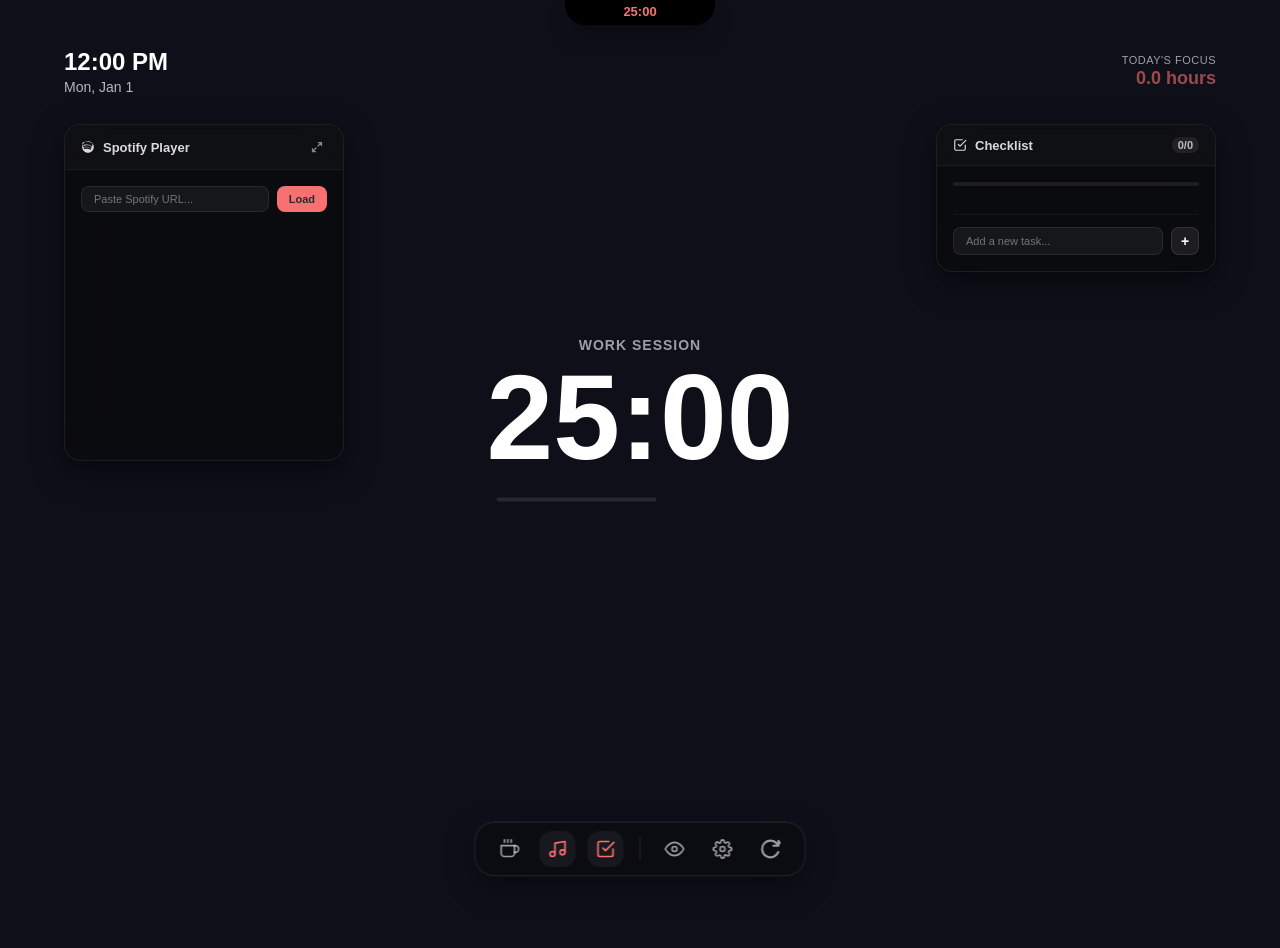
<file: Day-01-pomodoro-timer/index.html>
<!DOCTYPE html>
<html lang="en">
<head>
  <meta charset="UTF-8">
  <meta name="viewport" content="width=device-width, initial-scale=1.0">
  <title>Day 01 - Pomodoro Timer</title>
  <!-- Google Fonts for modern typography -->
  <link rel="preconnect" href="https://fonts.googleapis.com">
  <link rel="preconnect" href="https://fonts.gstatic.com" crossorigin>
  <link href="https://fonts.googleapis.com/css2?family=Outfit:wght@300;400;600;800&display=swap" rel="stylesheet">
  <link rel="stylesheet" href="style.css">
</head>
<body>
  <div class="rain-container" id="rain-container"></div>
  <main class="app-container">
    <!-- Expandable Top Notch Timer -->
    <div class="containerSmall" id="notch-container">
      <div class="notch">
        <!-- Tiny timer shown when collapsed -->
        <p class="time" id="notch-collapsed-time">25:00</p>
        
        <!-- Expanded dashboard panel shown on hover -->
        <div class="notch-expanded-content">
          <div class="timerProgressRow">
            <div class="expandedTitle">
              <div class="title" id="notch-status-label">Work Session</div>
              <div class="timeExpanded" id="notch-expanded-time">25:00</div>
            </div>
            <span class="percentage" id="notch-percentage">0%</span>
          </div>
          
          <div class="progress-bar-wrapper">
            <div class="inner-bar">
              <div class="current-progress" id="notch-progress-fill" style="width: 0%;"></div>
            </div>
          </div>
          
          <div class="button-wrapper">
            <!-- Small controls -->
            <button class="notch-control-btn" id="notch-start-btn" aria-label="Toggle Timer">
              <svg viewBox="0 0 24 24" fill="currentColor" class="notch-icon-play">
                <path d="M8 5v14l11-7z" />
              </svg>
            </button>
            <button class="notch-control-btn" id="notch-reset-btn" aria-label="Reset Timer">
              <svg viewBox="0 0 24 24" fill="none" stroke="currentColor" stroke-width="2.5" stroke-linecap="round" stroke-linejoin="round" class="notch-icon-reset">
                <path d="M21.5 2v6h-6M21.34 15.57a10 10 0 1 1-.57-8.38l5.67-5.67" />
              </svg>
            </button>
          </div>
        </div>
      </div>
    </div>

    <header class="app-header">
      <div class="datetimeWrapper" id="header-datetime">
        <div class="row" id="header-time">12:00 PM</div>
        <div class="rowDate" id="header-date">Mon, Jan 1</div>
      </div>
      
      <div class="todayStatsWrapper" id="header-stats">
        <p class="title">Today's Focus</p>
        <p class="subtitle" id="header-focus-hours">0.0 hours</p>
      </div>
    </header>

    <!-- Floating Center Immersive Timer -->
    <section class="containerLarge" id="center-timer-container">
      <h3 class="timerStatus" id="center-status-label">Work Session</h3>
      <p class="time-large" id="center-time-display">25:00</p>
      
      <!-- Linear Progress Bar -->
      <div class="timerProgressRow">
        <div class="inner-bar-large">
          <div class="current-progress-large" id="center-progress-fill" style="width: 0%;"></div>
        </div>
        <span class="percentage-large" id="center-percentage">0%</span>
      </div>
      
      <!-- Hover controls -->
      <div class="btnRow">
        <button class="timeOpsBtn" id="center-start-btn" aria-label="Toggle Countdown">
          <svg viewBox="0 0 24 24" fill="currentColor" class="svgIcon" id="center-play-icon">
            <path d="M8 5v14l11-7z" />
          </svg>
          <svg viewBox="0 0 24 24" fill="currentColor" class="svgIcon hidden" id="center-pause-icon">
            <path d="M6 19h4V5H6v14zm8-14v14h4V5h-4z" />
          </svg>
        </button>
        <button class="timeOpsBtn" id="center-reset-btn" aria-label="Reset Countdown">
          <svg viewBox="0 0 24 24" fill="none" stroke="currentColor" stroke-width="2.5" stroke-linecap="round" stroke-linejoin="round" class="svgIcon">
            <path d="M21.5 2v6h-6M21.34 15.57a10 10 0 1 1-.57-8.38l5.67-5.67" />
          </svg>
        </button>
      </div>
    </section>

    <!-- Floating Spotify Player Widget -->
    <div class="floating-widget spotify-widget" id="spotify-player-widget" style="top: 100px; left: 40px;">
      <div class="widget-header drag-handle">
        <div class="widget-title">
          <svg viewBox="0 0 24 24" class="widget-header-icon" fill="currentColor">
            <path d="M12 2C6.48 2 2 6.48 2 12s4.48 10 10 10 10-4.48 10-10S17.52 2 12 2zm4.82 14.42c-.2.3-.6.4-.9.2-2.43-1.48-5.5-1.82-9.1-1-1.02.24-2.04-.38-2.28-1.4-.24-1.02.38-2.04 1.4-2.28 4-.9 7.42-.5 10.22 1.2.3.2.4.6.2.9zm1.28-2.73c-.25.38-.75.5-1.13.25-2.78-1.7-7.02-2.2-10.3-1.2-1.22.37-2.52-.3-2.89-1.53-.37-1.22.3-2.52 1.53-2.89 4.07-1.23 8.76-.66 11.98 1.3.38.25.5.75.25 1.13zm.12-2.8c-3.34-2-8.87-2.18-12.02-1.22-1.63.5-3.34-.4-3.84-2.03-.5-1.63.4-3.34 2.03-3.84 4.03-1.22 10.12-.99 13.97 1.3 1.48.88 1.97 2.8 1.09 4.28-.88 1.48-2.8 1.97-4.28 1.09z"/>
          </svg>
          <span>Spotify Player</span>
        </div>
        <button class="widget-collapse-btn" id="spotify-expand-toggle" aria-label="Toggle Spotify Expand">
          <svg viewBox="0 0 24 24" fill="none" stroke="currentColor" stroke-width="2.5" stroke-linecap="round" stroke-linejoin="round" class="widget-collapse-icon">
            <path d="M15 3h6v6M9 21H3v-6M21 3l-7 7M3 21l7-7"/>
          </svg>
        </button>
      </div>
      <div class="widget-content">
        <div class="spotify-input-container">
          <input type="text" id="spotify-playlist-url" placeholder="Paste Spotify URL..." />
          <button id="spotify-load-btn">Load</button>
        </div>
        <div class="spotify-iframe-wrapper">
          <iframe id="spotify-iframe" src="https://open.spotify.com/embed/playlist/0vvXsW0l05Ur4IQI46sJsp" width="100%" height="220" frameborder="0" allowtransparency="true" allow="encrypted-media"></iframe>
        </div>
      </div>
    </div>

    <!-- Floating Checklist Widget -->
    <div class="floating-widget checklist-widget" id="checklist-tasks-widget" style="top: 100px; right: 40px;">
      <div class="widget-header drag-handle">
        <div class="widget-title">
          <svg viewBox="0 0 24 24" class="widget-header-icon" fill="none" stroke="currentColor" stroke-width="2" stroke-linecap="round" stroke-linejoin="round">
            <polyline points="9 11 12 14 22 4"></polyline>
            <path d="M21 12v7a2 2 0 0 1-2 2H5a2 2 0 0 1-2-2V5a2 2 0 0 1 2-2h11"></path>
          </svg>
          <span>Checklist</span>
        </div>
        <div class="checklist-count" id="checklist-progress-text">0/0</div>
      </div>
      <div class="widget-content">
        <div class="checklist-progress-bar">
          <div class="checklist-progress-fill" id="checklist-progress-fill" style="width: 0%;"></div>
        </div>
        <div class="checklist-items" id="checklist-items-container">
          <!-- Dynamically populated -->
        </div>
        <form class="checklist-add-form" id="checklist-add-form">
          <input type="text" id="checklist-new-task" placeholder="Add a new task..." required />
          <button type="submit" aria-label="Add Task">+</button>
        </form>
      </div>
    </div>
    
    <!-- Floating Bottom Utility Dock -->
    <div class="dock" id="bottom-utility-dock">
      <button class="dock-item" id="dock-mode-btn" data-tooltip="Switch Work/Break" aria-label="Toggle Session Mode">
        <svg viewBox="0 0 24 24" fill="none" stroke="currentColor" stroke-width="2" stroke-linecap="round" stroke-linejoin="round" class="dock-icon">
          <path d="M18 8h1a4 4 0 0 1 0 8h-1"></path>
          <path d="M2 8h16v9a4 4 0 0 1-4 4H6a4 4 0 0 1-4-4V8z"></path>
          <line x1="6" y1="1" x2="6" y2="4"></line>
          <line x1="10" y1="1" x2="10" y2="4"></line>
          <line x1="14" y1="1" x2="14" y2="4"></line>
        </svg>
      </button>
      
      <button class="dock-item active" id="dock-spotify-btn" data-tooltip="Toggle Spotify" aria-label="Toggle Spotify Player">
        <svg viewBox="0 0 24 24" fill="none" stroke="currentColor" stroke-width="2" stroke-linecap="round" stroke-linejoin="round" class="dock-icon">
          <path d="M9 18V5l12-2v13"></path>
          <circle cx="6" cy="18" r="3"></circle>
          <circle cx="18" cy="16" r="3"></circle>
        </svg>
      </button>

      <button class="dock-item active" id="dock-checklist-btn" data-tooltip="Toggle Checklist" aria-label="Toggle Checklist Board">
        <svg viewBox="0 0 24 24" fill="none" stroke="currentColor" stroke-width="2" stroke-linecap="round" stroke-linejoin="round" class="dock-icon">
          <polyline points="9 11 12 14 22 4"></polyline>
          <path d="M21 12v7a2 2 0 0 1-2 2H5a2 2 0 0 1-2-2V5a2 2 0 0 1 2-2h11"></path>
        </svg>
      </button>

      <div class="dock-divider"></div>

      <button class="dock-item" id="dock-view-btn" data-tooltip="Toggle View (Focus/Dashboard/Minimal)" data-view="dashboard" aria-label="Toggle Workspace View">
        <svg viewBox="0 0 24 24" fill="none" stroke="currentColor" stroke-width="2" stroke-linecap="round" stroke-linejoin="round" class="dock-icon">
          <path d="M1 12s4-8 11-8 11 8 11 8-4 8-11 8-11-8-11-8z"></path>
          <circle cx="12" cy="12" r="3"></circle>
        </svg>
      </button>

      <button class="dock-item" id="dock-settings-btn" data-tooltip="Workspace Settings" aria-label="Open Workspace Settings">
        <svg viewBox="0 0 24 24" fill="none" stroke="currentColor" stroke-width="2" stroke-linecap="round" stroke-linejoin="round" class="dock-icon">
          <circle cx="12" cy="12" r="3"></circle>
          <path d="M19.4 15a1.65 1.65 0 0 0 .33 1.82l.06.06a2 2 0 1 1-2.83 2.83l-.06-.06a1.65 1.65 0 0 0-1.82-.33 1.65 1.65 0 0 0-1 1.51V21a2 2 0 0 1-4 0v-.09A1.65 1.65 0 0 0 9 19.4a1.65 1.65 0 0 0-1.82.33l-.06.06a2 2 0 1 1-2.83-2.83l.06-.06a1.65 1.65 0 0 0 .33-1.82 1.65 1.65 0 0 0-1.51-1H3a2 2 0 0 1 0-4h.09A1.65 1.65 0 0 0 4.6 9a1.65 1.65 0 0 0-.33-1.82l-.06-.06a2 2 0 1 1 2.83-2.83l.06.06a1.65 1.65 0 0 0 1.82.33H9a1.65 1.65 0 0 0 1-1.51V3a2 2 0 0 1 4 0v.09a1.65 1.65 0 0 0 1 1.51 1.65 1.65 0 0 0 1.82-.33l.06-.06a2 2 0 1 1 2.83 2.83l-.06.06a1.65 1.65 0 0 0-.33 1.82V9a1.65 1.65 0 0 0 1.51 1H21a2 2 0 0 1 0 4h-.09a1.65 1.65 0 0 0-1.51 1z"></path>
        </svg>
      </button>

      <button class="dock-item" id="dock-reset-btn" data-tooltip="Reset Timer" aria-label="Reset Timer">
        <svg viewBox="0 0 24 24" fill="none" stroke="currentColor" stroke-width="2.5" stroke-linecap="round" stroke-linejoin="round" class="dock-icon">
          <path d="M21.5 2v6h-6M21.34 15.57a10 10 0 1 1-.57-8.38l5.67-5.67"></path>
        </svg>
      </button>
    </div>
  </main>

  <!-- Settings Modal Overlay -->
  <div class="modal-overlay hidden" id="settings-modal" role="dialog" aria-modal="true" aria-labelledby="modal-title">
    <div class="modal-card">
      <header class="modal-header">
        <h2 id="modal-title">Workspace Settings</h2>
        <button class="close-modal-btn" id="close-settings-btn" aria-label="Close Settings">&times;</button>
      </header>
      
      <form class="settings-form" id="settings-form">
        <div class="form-group">
          <label for="work-duration">Work Interval (minutes)</label>
          <input type="number" id="work-duration" min="1" max="60" value="25" required>
        </div>
        
        <div class="form-group">
          <label for="break-duration">Break Interval (minutes)</label>
          <input type="number" id="break-duration" min="1" max="30" value="5" required>
        </div>

        <!-- Themes Selector inside Modal -->
        <div class="customizer-section">
          <h2>Select Theme</h2>
          <div class="theme-options">
            <button type="button" class="theme-option-btn active" data-theme="space">Space</button>
            <button type="button" class="theme-option-btn" data-theme="rain">Cozy Rain</button>
            <button type="button" class="theme-option-btn" data-theme="cafe">Lo-Fi Café</button>
          </div>
        </div>

        <!-- Ambient sound mixer inside Modal -->
        <div class="customizer-section">
          <h2>Ambient Audio Mixer</h2>
          <div class="sound-mixer">
            <div class="sound-control">
              <div class="sound-info">
                <span class="sound-name">Rainfall</span>
                <button type="button" class="sound-play-btn" id="rain-play-btn" aria-label="Toggle Rain">Play</button>
              </div>
              <input type="range" class="volume-slider" id="rain-volume" min="0" max="1" step="0.05" value="0.5" disabled>
            </div>
            
            <div class="sound-control">
              <div class="sound-info">
                <span class="sound-name">Café Ambience</span>
                <button type="button" class="sound-play-btn" id="cafe-play-btn" aria-label="Toggle Cafe">Play</button>
              </div>
              <input type="range" class="volume-slider" id="cafe-volume" min="0" max="1" step="0.05" value="0.5" disabled>
            </div>
          </div>
        </div>
        
        <button type="submit" class="save-settings-btn">Save Changes</button>
      </form>
    </div>
  </div>
  <script src="script.js"></script>
</body>
</html>
</file>
<file: Day-01-pomodoro-timer/style.css>
/* Design System & CSS Variables */
:root {
  /* Colors */
  --bg-app: #0e0f19;
  --bg-card: #16192b;
  --text-primary: #f1f5f9;
  --text-secondary: #94a3b8;
  --color-track: #242946;
  
  /* Mode Specific Colors (Will transition dynamically) */
  --color-accent: #f87171; /* Coral for Work */
  --color-accent-glow: rgba(248, 113, 113, 0.25);
  
  /* Fonts */
  --font-family: 'Outfit', -apple-system, BlinkMacSystemFont, 'Segoe UI', Roboto, sans-serif;
}

/* Base resets & layout */
* {
  box-sizing: border-box;
  margin: 0;
  padding: 0;
  -webkit-font-smoothing: antialiased;
  -moz-osx-font-smoothing: grayscale;
}

body {
  background-color: var(--bg-app);
  background-size: cover;
  background-position: center;
  color: var(--text-primary);
  font-family: var(--font-family);
  min-height: 100vh;
  display: flex;
  align-items: center;
  justify-content: center;
  padding: 1.5rem;
  overflow-x: hidden;
  transition: background-color 0.6s ease, background-image 0.6s ease;
}

/* App Container Card */
/* Fullscreen Overhaul */
.app-container {
  width: 100vw;
  height: 100vh;
  position: relative;
  display: flex;
  flex-direction: column;
  align-items: center;
  justify-content: center;
  overflow: hidden;
  pointer-events: none; /* so click throughs work on rain */
}

/* Make child elements interactable */
.app-container > * {
  pointer-events: auto;
}

/* Header layout - absolute top bar */
.app-header {
  position: absolute;
  top: 0;
  left: 0;
  width: 100%;
  display: flex;
  justify-content: space-between;
  align-items: center;
  padding: 24px 40px;
  z-index: 10;
}

.datetimeWrapper {
  display: flex;
  flex-direction: column;
  font-family: 'Karla', sans-serif;
  color: #fff;
  cursor: pointer;
  user-select: none;
  transition: all 0.5s ease;
}

.datetimeWrapper:hover {
  transform: translateY(-2px);
  opacity: 0.9;
}

.datetimeWrapper .row {
  font-size: 24px;
  font-weight: 700;
  line-height: 1.2;
}

.datetimeWrapper .rowDate {
  font-size: 14px;
  opacity: 0.7;
  margin-top: 2px;
}

.todayStatsWrapper {
  text-align: right;
  font-family: 'Karla', sans-serif;
  color: #fff;
  opacity: 0.6;
  transition: all 0.5s ease;
  cursor: pointer;
  user-select: none;
}

.todayStatsWrapper:hover {
  opacity: 1;
}

.todayStatsWrapper .title {
  font-size: 11px;
  text-transform: uppercase;
  letter-spacing: 0.5px;
  margin-bottom: 2px;
}

.todayStatsWrapper .subtitle {
  font-size: 18px;
  font-weight: 700;
  color: var(--color-accent);
}

/* Center Large Immersive Timer */
.containerLarge {
  position: absolute;
  top: 48%;
  left: 50%;
  transform: translate(-50%, -50%);
  display: flex;
  flex-direction: column;
  align-items: center;
  font-family: 'Karla', sans-serif;
  color: #fff;
  user-select: none;
  z-index: 5;
}

.timerStatus {
  font-size: 14px;
  font-weight: 700;
  text-transform: uppercase;
  letter-spacing: 1px;
  margin-bottom: 4px;
  color: hsla(0, 0%, 100%, 0.6);
}

p.time-large {
  font-size: 120px;
  font-weight: 600;
  line-height: 1;
  margin: 0;
  font-feature-settings: "tnum";
}

.timerProgressRow {
  display: flex;
  align-items: center;
  justify-content: center;
  width: 100%;
  margin-top: 15px;
  gap: 12px;
}

.inner-bar-large {
  height: 4px;
  width: 160px;
  background: rgba(255, 255, 255, 0.1);
  border-radius: 5px;
  overflow: hidden;
  transition: all 0.4s ease-in-out;
}

.current-progress-large {
  background: var(--color-accent);
  box-shadow: 0 0 8px var(--color-accent);
  border-radius: 5px;
  height: 100%;
  width: 0;
  transition: width 0.2s linear;
}

.percentage-large {
  font-size: 13px;
  font-weight: 700;
  color: var(--color-accent);
  opacity: 0;
  transition: opacity 0.4s ease-in-out;
}

.containerLarge:hover .percentage-large {
  opacity: 1;
}

/* Floating Controls fading in on hover */
.btnRow {
  display: flex;
  gap: 20px;
  margin-top: 25px;
  opacity: 0;
  pointer-events: none;
  transition: opacity 0.4s ease-in-out;
}

.containerLarge:hover .btnRow {
  opacity: 1;
  pointer-events: auto;
}

.timeOpsBtn {
  background: rgba(255, 255, 255, 0.08);
  border: 1px solid rgba(255, 255, 255, 0.1);
  backdrop-filter: blur(5px);
  -webkit-backdrop-filter: blur(5px);
  border-radius: 50%;
  width: 44px;
  height: 44px;
  display: flex;
  align-items: center;
  justify-content: center;
  cursor: pointer;
  color: #fff;
  transition: all 0.3s ease;
}

.timeOpsBtn:hover {
  background: var(--color-accent);
  border-color: var(--color-accent);
  transform: scale(1.15);
  box-shadow: 0 0 12px var(--color-accent-glow);
}

.timeOpsBtn .svgIcon {
  width: 18px;
  height: 18px;
  fill: currentColor;
}

/* Session Toggles */
.session-toggles {
  display: flex;
  background-color: var(--bg-app);
  padding: 0.4rem;
  border-radius: 9999px;
  width: 100%;
  margin-bottom: 2.5rem;
  border: 1px solid rgba(255, 255, 255, 0.03);
}

.toggle-btn {
  flex: 1;
  border: none;
  background: transparent;
  color: var(--text-secondary);
  padding: 0.75rem 1.5rem;
  font-family: var(--font-family);
  font-size: 1rem;
  font-weight: 600;
  border-radius: 9999px;
  cursor: pointer;
  transition: all 0.3s cubic-bezier(0.4, 0, 0.2, 1);
}

.toggle-btn:hover {
  color: var(--text-primary);
}

.toggle-btn.active {
  background-color: var(--color-accent);
  color: #0e0f19;
  box-shadow: 0 4px 14px var(--color-accent-glow);
}

/* Timer Circular Display */
.timer-container {
  margin-bottom: 2.5rem;
  display: flex;
  justify-content: center;
  align-items: center;
}

.progress-ring-wrapper {
  position: relative;
  width: 280px;
  height: 280px;
  display: flex;
  align-items: center;
  justify-content: center;
}

.progress-ring {
  position: absolute;
  top: 0;
  left: 0;
  width: 100%;
  height: 100%;
  transform: rotate(-90deg); /* Rotate to make progress start at the top */
}

.progress-ring__track {
  stroke: var(--color-track);
}

.progress-ring__progress {
  stroke: var(--color-accent);
  /* Circumference = 2 * pi * r = 2 * 3.14159 * 135 = 848.23 */
  stroke-dasharray: 848.23;
  stroke-dashoffset: 0;
  stroke-linecap: round; /* Premium rounded bar caps */
  transition: stroke-dashoffset 0.1s linear, stroke 0.4s ease;
  filter: drop-shadow(0 0 6px var(--color-accent));
}

.timer-text-content {
  display: flex;
  flex-direction: column;
  align-items: center;
  justify-content: center;
  z-index: 10;
}

.timer-display {
  font-size: 4rem;
  font-weight: 800;
  font-variant-numeric: tabular-nums; /* Prevents text jumping while counting */
  line-height: 1;
  letter-spacing: -0.02em;
  margin-bottom: 0.5rem;
}

.timer-status {
  font-size: 0.85rem;
  text-transform: uppercase;
  letter-spacing: 0.15em;
  font-weight: 600;
  color: var(--text-secondary);
  transition: color 0.4s ease;
}

/* Controls buttons container */
.controls-container {
  display: flex;
  gap: 1rem;
  width: 100%;
}

.control-btn {
  flex: 1;
  border: none;
  padding: 1rem 1.5rem;
  font-family: var(--font-family);
  font-size: 1rem;
  font-weight: 600;
  border-radius: 1.25rem;
  cursor: pointer;
  display: flex;
  align-items: center;
  justify-content: center;
  gap: 0.5rem;
  transition: all 0.3s cubic-bezier(0.4, 0, 0.2, 1);
}

.control-btn svg {
  width: 1.25rem;
  height: 1.25rem;
}

/* Primary Button (Start/Pause) */
.control-btn.primary {
  background-color: var(--color-accent);
  color: #0e0f19;
  box-shadow: 0 6px 20px var(--color-accent-glow);
}

.control-btn.primary:hover {
  transform: translateY(-2px);
  box-shadow: 0 10px 25px var(--color-accent-glow);
}

.control-btn.primary:active {
  transform: translateY(0);
}

/* Secondary Button (Reset) */
.control-btn.secondary {
  background-color: #1f233a;
  color: var(--text-primary);
  border: 1px solid rgba(255, 255, 255, 0.05);
}

.control-btn.secondary:hover {
  background-color: #2b3050;
  border-color: rgba(255, 255, 255, 0.1);
  transform: translateY(-2px);
}

.control-btn.secondary:active {
  transform: translateY(0);
}

.hidden {
  display: none !important;
}

/* Smooth Transition between themes */
.app-container, .toggle-btn, .progress-ring__progress, .timer-status {
  transition: all 0.4s ease;
}

/* Responsive viewports adjustments */
@media (max-width: 375px) {
  body {
    padding: 1rem;
  }
  .app-container {
    padding: 1.75rem 1.25rem;
    border-radius: 1.5rem;
  }
  .app-header {
    margin-bottom: 1.5rem;
  }
  .app-header h1 {
    font-size: 1.8rem;
  }
  .progress-ring-wrapper {
    width: 230px;
    height: 230px;
  }
  .timer-display {
    font-size: 3.2rem;
  }
}

/* Custom Background Themes */
body.theme-space {
  background-color: #0e0f19;
  background-image: radial-gradient(circle at top right, #1d1b3a 0%, #0e0f19 70%);
}

body.theme-cafe {
  background-image: linear-gradient(rgba(14, 15, 25, 0.8), rgba(14, 15, 25, 0.8)),
                    url('https://images.unsplash.com/photo-1554118811-1e0d58224f24?q=80&w=1200&auto=format&fit=crop');
}

body.theme-rain {
  background-image: linear-gradient(rgba(14, 15, 25, 0.8), rgba(14, 15, 25, 0.8)),
                    url('https://images.unsplash.com/photo-1515694346937-94d85e41e6f0?q=80&w=1200&auto=format&fit=crop');
}

/* Header Settings Bar */
.header-main-row {
  display: flex;
  justify-content: space-between;
  align-items: center;
  width: 100%;
  margin-bottom: 0.25rem;
}

.settings-btn {
  background: transparent;
  border: none;
  color: var(--text-secondary);
  cursor: pointer;
  padding: 0.5rem;
  border-radius: 50%;
  display: flex;
  align-items: center;
  justify-content: center;
  transition: all 0.3s ease;
}

.settings-btn:hover {
  color: var(--text-primary);
  background-color: rgba(255, 255, 255, 0.05);
  transform: rotate(45deg);
}

.settings-btn svg {
  width: 1.5rem;
  height: 1.5rem;
}

/* Settings Modal */
.modal-overlay {
  position: fixed;
  top: 0;
  left: 0;
  width: 100%;
  height: 100%;
  background-color: rgba(14, 15, 25, 0.7);
  backdrop-filter: blur(8px);
  -webkit-backdrop-filter: blur(8px);
  z-index: 1000;
  display: flex;
  align-items: center;
  justify-content: center;
  transition: opacity 0.3s ease;
}

.modal-card {
  background-color: var(--bg-card);
  width: 90%;
  max-width: 380px;
  border-radius: 1.5rem;
  padding: 2rem;
  box-shadow: 0 20px 40px rgba(0, 0, 0, 0.6);
  border: 1px solid rgba(255, 255, 255, 0.08);
  transform: scale(0.95);
  transition: transform 0.3s cubic-bezier(0.4, 0, 0.2, 1);
}

.modal-overlay:not(.hidden) .modal-card {
  transform: scale(1);
}

.modal-header {
  display: flex;
  justify-content: space-between;
  align-items: center;
  margin-bottom: 1.5rem;
}

.modal-header h2 {
  font-size: 1.4rem;
  font-weight: 700;
}

.close-modal-btn {
  background: transparent;
  border: none;
  color: var(--text-secondary);
  font-size: 2rem;
  cursor: pointer;
  line-height: 0.5;
  padding: 0.5rem;
  transition: color 0.3s ease;
}

.close-modal-btn:hover {
  color: var(--text-primary);
}

.settings-form {
  display: flex;
  flex-direction: column;
  gap: 1.25rem;
}

.form-group {
  display: flex;
  flex-direction: column;
  gap: 0.5rem;
}

.form-group label {
  font-size: 0.9rem;
  font-weight: 600;
  color: var(--text-secondary);
}

.form-group input {
  background-color: var(--bg-app);
  border: 1px solid rgba(255, 255, 255, 0.1);
  border-radius: 0.75rem;
  padding: 0.75rem 1rem;
  color: var(--text-primary);
  font-family: var(--font-family);
  font-size: 1rem;
  font-weight: 600;
  transition: all 0.3s ease;
}

.form-group input:focus {
  outline: none;
  border-color: var(--color-accent);
  box-shadow: 0 0 10px var(--color-accent-glow);
}

.save-settings-btn {
  background-color: var(--color-accent);
  color: #0e0f19;
  border: none;
  padding: 1rem;
  border-radius: 1rem;
  font-family: var(--font-family);
  font-size: 1rem;
  font-weight: 700;
  cursor: pointer;
  box-shadow: 0 6px 15px var(--color-accent-glow);
  transition: all 0.3s ease;
  margin-top: 0.5rem;
}

.save-settings-btn:hover {
  transform: translateY(-2px);
  box-shadow: 0 10px 20px var(--color-accent-glow);
}

/* Customizer Section */
.customizer-divider {
  border: 0;
  height: 1px;
  background: rgba(255, 255, 255, 0.08);
  width: 100%;
  margin: 2rem 0;
}

.customizer-container {
  width: 100%;
  display: flex;
  flex-direction: column;
  gap: 1.5rem;
}

.customizer-section h2 {
  font-size: 0.85rem;
  text-transform: uppercase;
  letter-spacing: 0.1em;
  color: var(--text-secondary);
  margin-bottom: 0.75rem;
  font-weight: 700;
}

.theme-options {
  display: flex;
  gap: 0.5rem;
}

.theme-option-btn {
  flex: 1;
  background-color: #1f233a;
  border: 1px solid rgba(255, 255, 255, 0.05);
  color: var(--text-secondary);
  padding: 0.6rem 0.5rem;
  border-radius: 0.75rem;
  font-family: var(--font-family);
  font-size: 0.85rem;
  font-weight: 600;
  cursor: pointer;
  transition: all 0.3s ease;
}

.theme-option-btn:hover {
  background-color: #2b3050;
  color: var(--text-primary);
}

.theme-option-btn.active {
  background-color: var(--color-accent);
  color: #0e0f19;
  border-color: var(--color-accent);
  box-shadow: 0 4px 12px var(--color-accent-glow);
}

/* Audio Mixer */
.sound-mixer {
  display: flex;
  flex-direction: column;
  gap: 0.75rem;
}

.sound-control {
  display: flex;
  align-items: center;
  justify-content: space-between;
  background-color: #1a1d33;
  padding: 0.75rem 1rem;
  border-radius: 1rem;
  border: 1px solid rgba(255, 255, 255, 0.03);
}

.sound-info {
  display: flex;
  align-items: center;
  gap: 0.75rem;
}

.sound-name {
  font-size: 0.9rem;
  font-weight: 600;
  min-width: 90px;
}

.sound-play-btn {
  background-color: #242946;
  border: none;
  color: var(--text-primary);
  padding: 0.4rem 0.8rem;
  border-radius: 0.5rem;
  font-family: var(--font-family);
  font-size: 0.75rem;
  font-weight: 600;
  cursor: pointer;
  transition: all 0.3s ease;
}

.sound-play-btn:hover {
  background-color: #31375e;
}

.sound-play-btn.playing {
  background-color: var(--color-accent);
  color: #0e0f19;
  box-shadow: 0 0 10px var(--color-accent-glow);
}

.volume-slider {
  -webkit-appearance: none;
  width: 100px;
  height: 4px;
  background: #242946;
  border-radius: 2px;
  outline: none;
  transition: opacity 0.2s;
}

.volume-slider::-webkit-slider-thumb {
  -webkit-appearance: none;
  appearance: none;
  width: 12px;
  height: 12px;
  border-radius: 50%;
  background: var(--color-accent);
  cursor: pointer;
  box-shadow: 0 0 4px var(--color-accent-glow);
  transition: transform 0.2s ease;
}

.volume-slider::-webkit-slider-thumb:hover {
  transform: scale(1.2);
}

.volume-slider:disabled {
  opacity: 0.3;
  pointer-events: none;
}

/* Rain Effect Overlay */
.rain-container {
  position: fixed;
  top: 0;
  left: 0;
  width: 100vw;
  height: 100vh;
  pointer-events: none;
  overflow: hidden;
  z-index: 1; /* In front of backgrounds, behind widgets */
  display: none;
}

body.theme-rain .rain-container {
  display: block;
}

.rain-drop {
  position: absolute;
  background: linear-gradient(transparent, rgba(174, 219, 255, 0.45));
  width: 1.5px;
  height: 60px;
  opacity: 0.6;
  animation: rain-fall linear infinite;
  pointer-events: none;
}

@keyframes rain-fall {
  0% {
    transform: translateY(-80px);
  }
  100% {
    transform: translateY(110vh);
  }
}

/* Expandable Notch Styles */
.containerSmall {
  position: fixed;
  top: 0;
  left: 50%;
  transform: translateX(-50%);
  display: flex;
  flex-direction: column;
  align-items: center;
  font-family: 'Karla', sans-serif;
  color: #fff;
  height: 70px;
  width: 300px;
  z-index: 1000;
  user-select: none;
}

.notch {
  width: 150px;
  height: 25px; /* Collapsed height */
  margin-top: 0;
  background-color: #000;
  border-radius: 0 0 20px 20px;
  transition: all 0.4s ease-in-out;
  box-shadow: 0 0.7px 1.7px -9px rgba(0, 0, 0, 0.448),
              0 2.2px 5.8px -9px rgba(0, 0, 0, 0.584),
              0 10px 26px -9px rgba(0, 0, 0, 0.88);
  overflow: hidden;
  display: flex;
  flex-direction: column;
  align-items: center;
  justify-content: flex-start;
  padding: 4px 10px;
}

.containerSmall:hover .notch {
  width: 280px;
  height: 120px; /* Expanded height */
  background-color: #0d0d0d;
}

/* Tiny Clock - Collapsed State */
p.time {
  margin: 0;
  font-size: 13px;
  font-weight: 600;
  color: var(--color-accent);
  text-align: center;
  font-feature-settings: "tnum";
  transition: opacity 0.3s ease-in-out, transform 0.3s ease-in-out;
}

.containerSmall:hover p.time {
  opacity: 0;
  transform: translateY(-20px);
  pointer-events: none;
}

/* Notch Expanded View */
.notch-expanded-content {
  opacity: 0;
  pointer-events: none;
  transition: opacity 0.3s ease-in-out;
  width: 100%;
  display: flex;
  flex-direction: column;
  align-items: center;
  margin-top: -12px; /* Pull content up since collapsed p.time shifts out */
}

.containerSmall:hover .notch-expanded-content {
  opacity: 1;
  pointer-events: auto;
}

.timerProgressRow {
  display: flex;
  align-items: center;
  justify-content: space-between;
  width: 100%;
  padding: 0 10px;
}

.expandedTitle {
  text-align: left;
  display: flex;
  flex-direction: column;
}

.expandedTitle .title {
  font-size: 10px;
  text-transform: uppercase;
  letter-spacing: 0.5px;
  color: hsla(0, 0%, 100%, 0.5);
  margin-bottom: 2px;
}

.timeExpanded {
  font-size: 24px;
  font-weight: 700;
  font-feature-settings: "tnum";
  line-height: 1;
  color: #fff;
}

.percentage {
  font-size: 13px;
  font-weight: 700;
  color: var(--color-accent);
  text-shadow: 0 0 10px var(--color-accent-glow);
}

/* Progress bar inside notch */
.progress-bar-wrapper {
  width: 100%;
  padding: 0 10px;
  margin-top: 8px;
}

.inner-bar {
  background: rgba(255, 255, 255, 0.1);
  border-radius: 5px;
  height: 4px;
  width: 100%;
  overflow: hidden;
}

.current-progress {
  background: var(--color-accent);
  box-shadow: 0 0 4px var(--color-accent);
  border-radius: 5px;
  height: 100%;
  width: 0;
  transition: width 0.2s linear;
}

/* Control buttons inside notch */
.button-wrapper {
  display: flex;
  gap: 16px;
  margin-top: 10px;
  justify-content: center;
}

.notch-control-btn {
  background: none;
  border: none;
  cursor: pointer;
  padding: 0;
  display: flex;
  align-items: center;
  justify-content: center;
  color: hsla(0, 0%, 100%, 0.6);
  transition: color 0.2s, transform 0.2s;
}

.notch-control-btn:hover {
  color: var(--color-accent);
  transform: scale(1.15);
}

.notch-control-btn svg {
  width: 16px;
  height: 16px;
}

/* Floating Widgets Container Styling */
.floating-widget {
  position: absolute;
  background: rgba(10, 10, 10, 0.65);
  border: 1px solid rgba(255, 255, 255, 0.08);
  backdrop-filter: blur(20px) saturate(120%);
  -webkit-backdrop-filter: blur(20px) saturate(120%);
  border-radius: 16px;
  width: 280px;
  box-shadow: 0 10px 30px rgba(0, 0, 0, 0.5),
              0 1px 3px rgba(0, 0, 0, 0.1);
  overflow: hidden;
  z-index: 100;
  transition: width 0.4s cubic-bezier(0.16, 1, 0.3, 1), 
              height 0.4s cubic-bezier(0.16, 1, 0.3, 1),
              box-shadow 0.3s ease;
}

.floating-widget:hover {
  box-shadow: 0 15px 40px rgba(0, 0, 0, 0.65),
              0 0 15px rgba(255, 255, 255, 0.03);
}

.widget-header {
  display: flex;
  align-items: center;
  justify-content: space-between;
  padding: 12px 16px;
  background: rgba(255, 255, 255, 0.02);
  border-bottom: 1px solid rgba(255, 255, 255, 0.05);
  cursor: grab;
  user-select: none;
}

.widget-header.grabbing {
  cursor: grabbing;
}

.widget-title {
  display: flex;
  align-items: center;
  gap: 8px;
  font-family: 'Karla', sans-serif;
  font-size: 13px;
  font-weight: 700;
  color: #fff;
  opacity: 0.85;
}

.widget-header-icon {
  width: 14px;
  height: 14px;
}

.widget-collapse-btn {
  background: none;
  border: none;
  color: hsla(0, 0%, 100%, 0.5);
  cursor: pointer;
  padding: 4px;
  border-radius: 4px;
  display: flex;
  align-items: center;
  justify-content: center;
  transition: all 0.2s ease;
}

.widget-collapse-btn:hover {
  color: #fff;
  background: rgba(255, 255, 255, 0.08);
}

.widget-collapse-icon {
  width: 12px;
  height: 12px;
}

.widget-content {
  padding: 16px;
  display: flex;
  flex-direction: column;
  gap: 12px;
}

/* Spotify Player Widget Specifics */
.spotify-widget.expanded {
  width: 320px;
}

.spotify-input-container {
  display: flex;
  gap: 8px;
}

.spotify-input-container input {
  flex: 1;
  background: rgba(255, 255, 255, 0.05);
  border: 1px solid rgba(255, 255, 255, 0.08);
  border-radius: 8px;
  padding: 6px 12px;
  color: #fff;
  font-size: 11px;
  font-family: 'Karla', sans-serif;
}

.spotify-input-container input:focus {
  outline: none;
  border-color: var(--color-accent);
}

.spotify-input-container button {
  background: var(--color-accent);
  color: #282a36;
  border: none;
  font-weight: 700;
  font-family: 'Karla', sans-serif;
  font-size: 11px;
  border-radius: 8px;
  padding: 6px 12px;
  cursor: pointer;
  transition: all 0.2s ease;
}

.spotify-input-container button:hover {
  opacity: 0.9;
  transform: scale(1.05);
}

.spotify-iframe-wrapper {
  border-radius: 8px;
  overflow: hidden;
  height: 220px;
}

/* Checklist Widget Specifics */
.checklist-count {
  font-family: 'Karla', sans-serif;
  font-size: 11px;
  font-weight: 700;
  background: rgba(255, 255, 255, 0.08);
  color: hsla(0, 0%, 100%, 0.7);
  padding: 2px 6px;
  border-radius: 8px;
}

.checklist-progress-bar {
  background: rgba(255, 255, 255, 0.08);
  height: 4px;
  width: 100%;
  border-radius: 4px;
  overflow: hidden;
}

.checklist-progress-fill {
  background: var(--color-accent);
  height: 100%;
  width: 0;
  transition: width 0.3s ease;
  box-shadow: 0 0 8px var(--color-accent);
}

.checklist-items {
  max-height: 180px;
  overflow-y: auto;
  display: flex;
  flex-direction: column;
  gap: 8px;
  padding-right: 4px;
}

/* Custom Scrollbar for Checklist */
.checklist-items::-webkit-scrollbar {
  width: 4px;
}
.checklist-items::-webkit-scrollbar-track {
  background: transparent;
}
.checklist-items::-webkit-scrollbar-thumb {
  background: rgba(255, 255, 255, 0.15);
  border-radius: 4px;
}

.checklist-item {
  display: flex;
  align-items: center;
  gap: 10px;
  font-family: 'Karla', sans-serif;
  font-size: 12px;
  color: #fff;
  opacity: 0.9;
  transition: opacity 0.2s ease;
}

.checklist-item.completed {
  opacity: 0.5;
}

.checklist-item.completed span {
  text-decoration: line-through;
}

.checklist-item input[type="checkbox"] {
  accent-color: var(--color-accent);
  cursor: pointer;
  width: 14px;
  height: 14px;
}

.checklist-item-text {
  flex: 1;
}

.checklist-delete-btn {
  background: none;
  border: none;
  color: hsla(0, 0%, 100%, 0.4);
  cursor: pointer;
  padding: 2px 6px;
  font-size: 14px;
  transition: color 0.2s;
}

.checklist-delete-btn:hover {
  color: #ef4444;
}

.checklist-add-form {
  display: flex;
  gap: 8px;
  border-top: 1px solid rgba(255, 255, 255, 0.05);
  padding-top: 12px;
  margin-top: 4px;
}

.checklist-add-form input {
  flex: 1;
  background: rgba(255, 255, 255, 0.05);
  border: 1px solid rgba(255, 255, 255, 0.08);
  border-radius: 8px;
  padding: 6px 12px;
  color: #fff;
  font-size: 11px;
  font-family: 'Karla', sans-serif;
}

.checklist-add-form input:focus {
  outline: none;
  border-color: var(--color-accent);
}

.checklist-add-form button {
  background: rgba(255, 255, 255, 0.08);
  border: 1px solid rgba(255, 255, 255, 0.1);
  color: #fff;
  font-size: 14px;
  font-weight: 700;
  border-radius: 8px;
  width: 28px;
  height: 28px;
  display: flex;
  align-items: center;
  justify-content: center;
  cursor: pointer;
  transition: all 0.2s;
}

.checklist-add-form button:hover {
  background: var(--color-accent);
  color: #282a36;
  border-color: var(--color-accent);
}

/* Floating Bottom Utility Dock */
.dock {
  position: fixed;
  bottom: 24px;
  left: 50%;
  transform: translateX(-50%);
  background: rgba(10, 10, 10, 0.45);
  border: 1px solid rgba(255, 255, 255, 0.08);
  backdrop-filter: blur(24px) saturate(120%);
  -webkit-backdrop-filter: blur(24px) saturate(120%);
  border-radius: 20px;
  padding: 8px 16px;
  display: flex;
  align-items: center;
  gap: 12px;
  box-shadow: 0 10px 30px rgba(0, 0, 0, 0.4),
              0 0 1px 1px rgba(255, 255, 255, 0.05);
  z-index: 1000;
  transition: all 0.3s ease;
}

.dock-item {
  background: none;
  border: none;
  cursor: pointer;
  padding: 8px;
  border-radius: 12px;
  color: hsla(0, 0%, 100%, 0.6);
  display: flex;
  align-items: center;
  justify-content: center;
  transition: all 0.2s ease;
  position: relative;
}

.dock-item:hover {
  color: #fff;
  background: rgba(255, 255, 255, 0.08);
  transform: translateY(-4px) scale(1.1);
}

.dock-item.active {
  color: var(--color-accent);
  background: rgba(255, 255, 255, 0.05);
}

.dock-icon {
  width: 20px;
  height: 20px;
  stroke: currentColor;
}

.dock-divider {
  width: 1px;
  height: 24px;
  background: rgba(255, 255, 255, 0.1);
  margin: 0 4px;
}

/* Tooltips for Dock Items */
.dock-item::after {
  content: attr(data-tooltip);
  position: absolute;
  bottom: 100%;
  left: 50%;
  transform: translateX(-50%) translateY(-8px);
  background: rgba(0, 0, 0, 0.85);
  color: #fff;
  font-family: 'Karla', sans-serif;
  font-size: 10px;
  font-weight: 600;
  padding: 4px 8px;
  border-radius: 6px;
  white-space: nowrap;
  opacity: 0;
  pointer-events: none;
  transition: all 0.2s ease;
}

.dock-item:hover::after {
  opacity: 1;
  transform: translateX(-50%) translateY(-4px);
}

/* Interactive View Mode Classes */
body.view-immersive .floating-widget,
body.view-immersive .app-header {
  opacity: 0 !important;
  pointer-events: none !important;
  transition: opacity 0.5s ease-in-out;
}

body.view-immersive .dock {
  opacity: 0.2;
}

body.view-immersive .dock:hover {
  opacity: 1;
}

body.view-minimal .containerLarge,
body.view-minimal .floating-widget {
  opacity: 0 !important;
  pointer-events: none !important;
  transition: opacity 0.5s ease-in-out;
}
</file>
